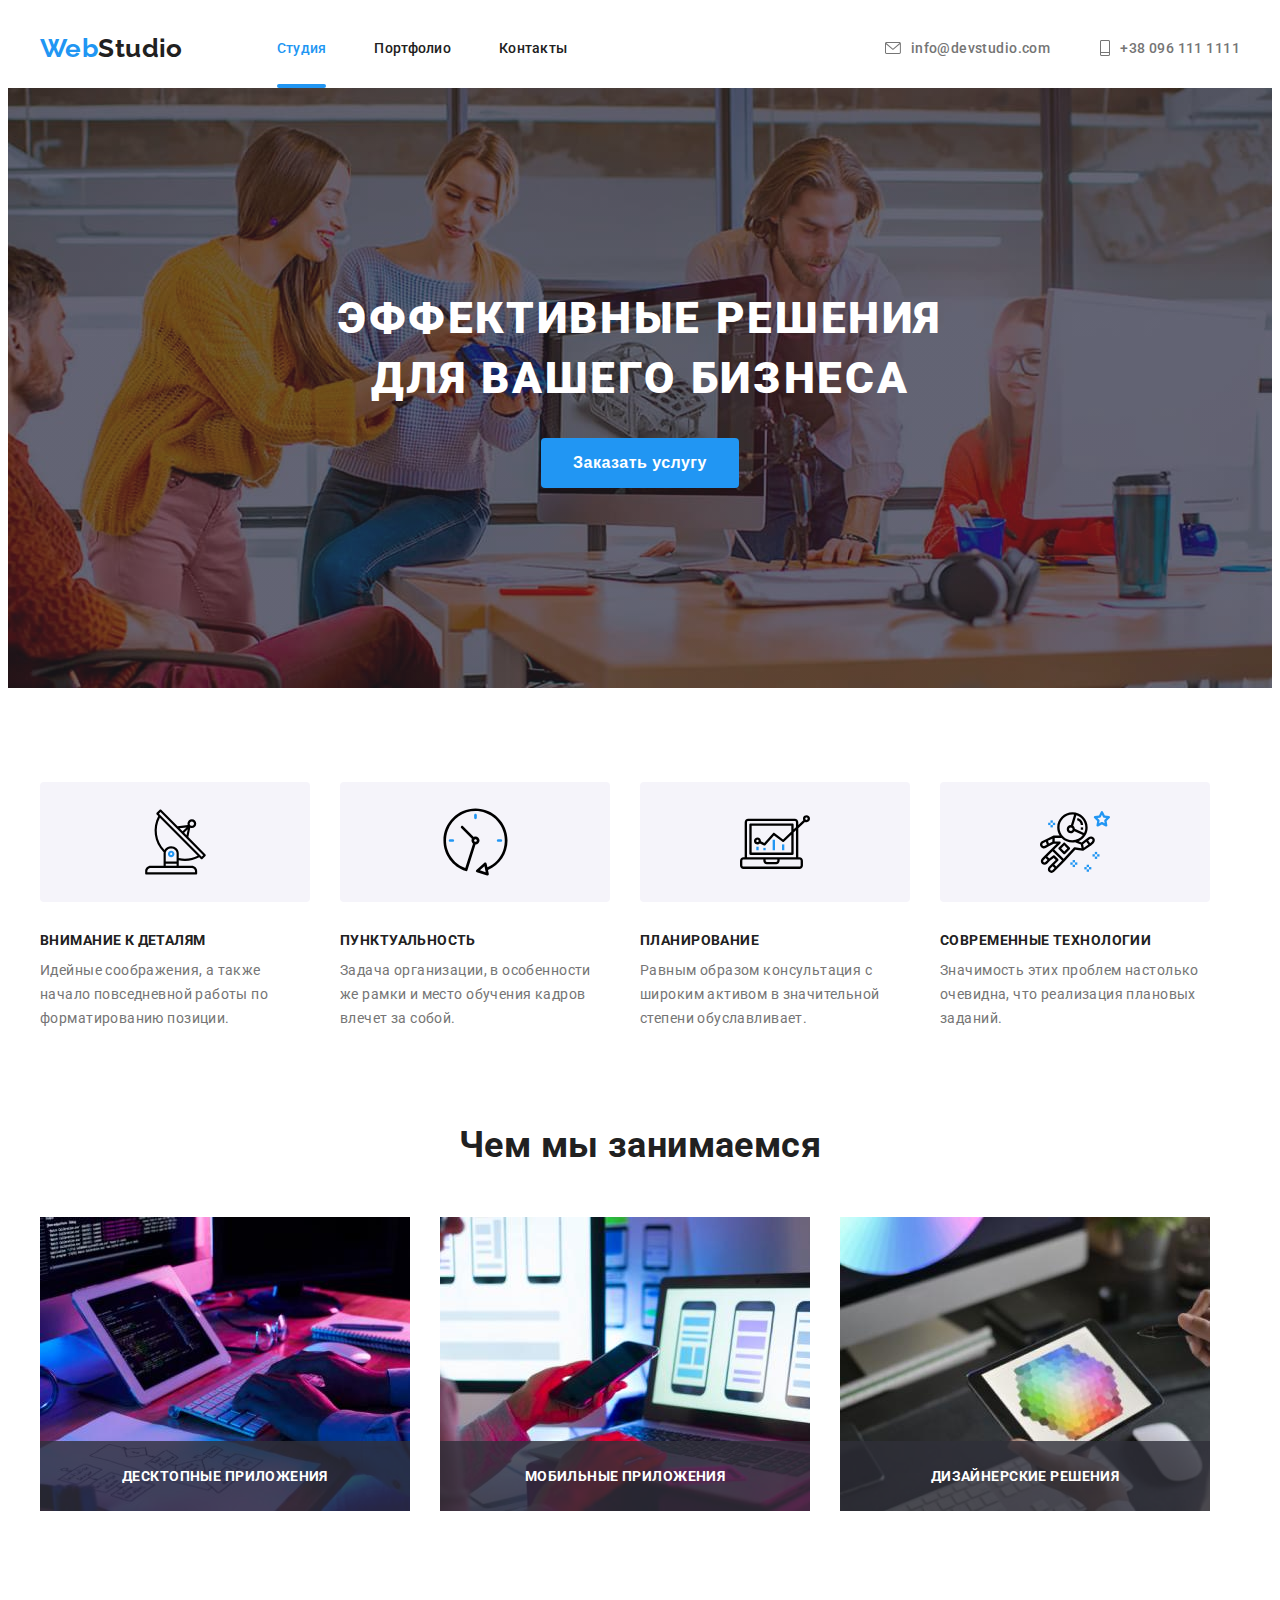
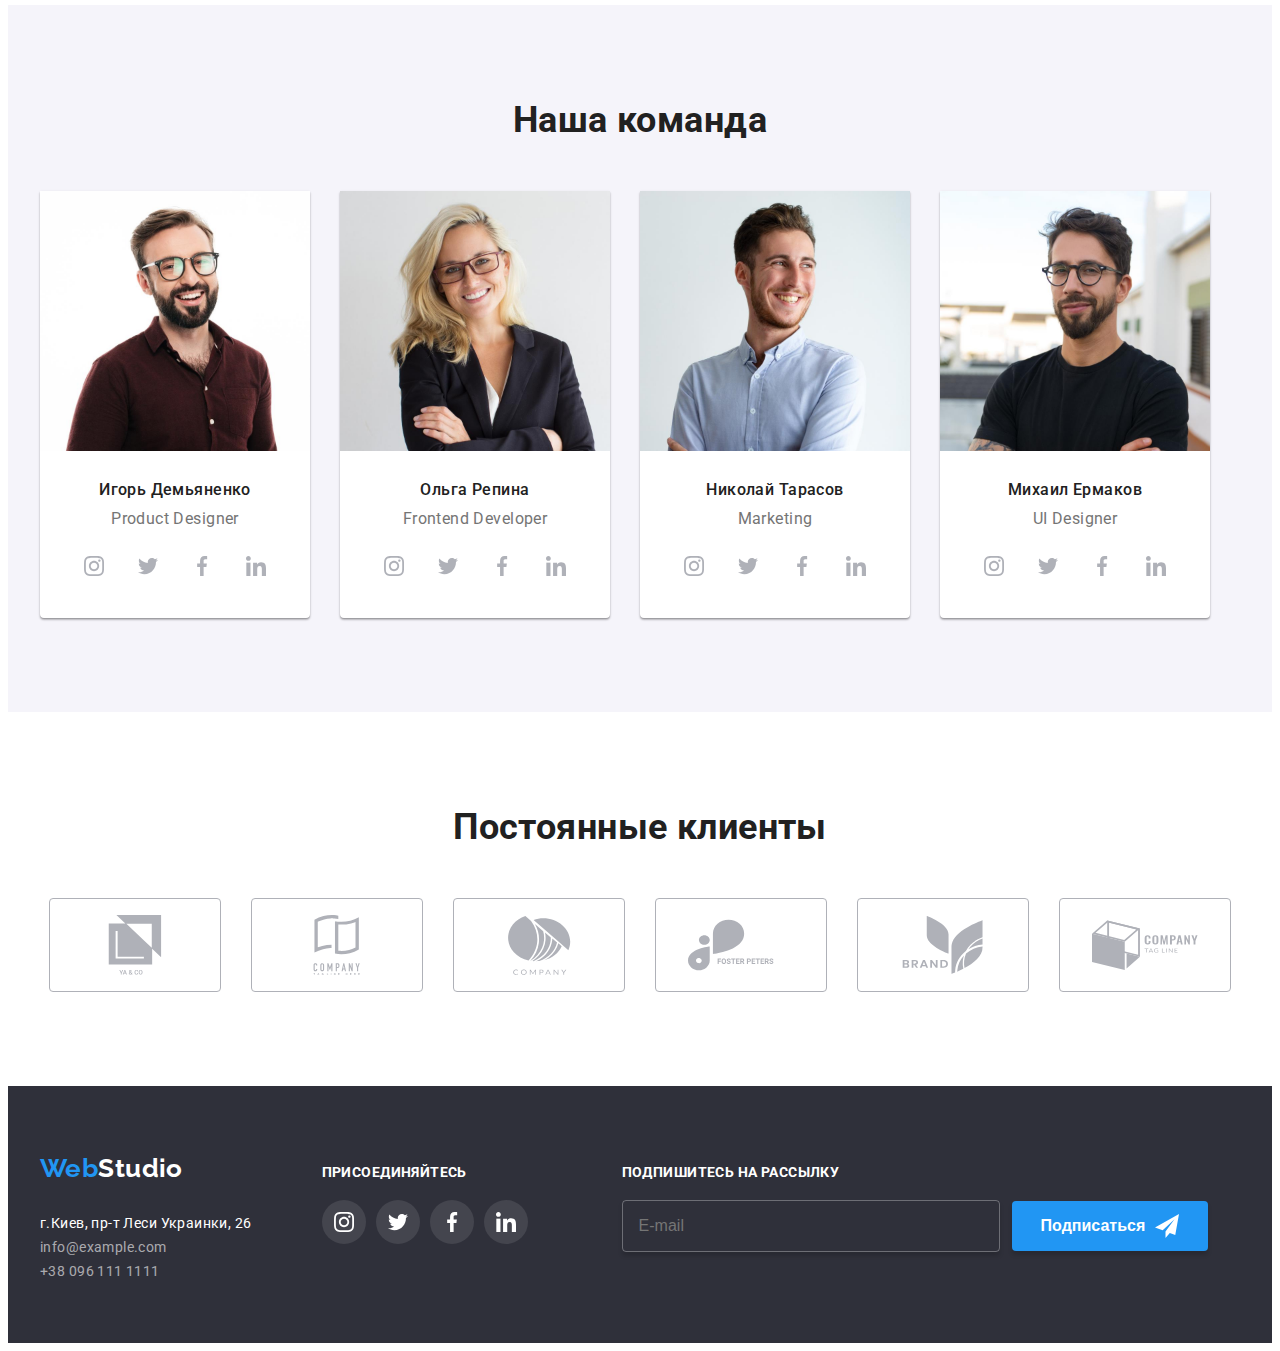
<file: index.html>
<!DOCTYPE html>
<html lang="ru">
<head>
    <meta charset="UTF-8">
    <meta http-equiv="X-UA-Compatible" content="IE=edge">
    <meta name="viewport" content="width=device-width, initial-scale=1.0">
    <title>WebStudio</title>
    <link rel="preconnect" href="https://fonts.googleapis.com">
    <link rel="preconnect" href="https://fonts.gstatic.com" crossorigin>
    <link
        href="https://fonts.googleapis.com/css2?family=Raleway:ital,wght@0,700;1,700&family=Roboto:ital,wght@0,400;0,500;0,700;0,900;1,400;1,500;1,700;1,900&display=swap"
        rel="stylesheet">
    <link rel="stylesheet" href="https://cdnjs.cloudflare.com/ajax/libs/modern-normalize/1.1.0/modern-normalize.min.css"
        integrity="sha512-wpPYUAdjBVSE4KJnH1VR1HeZfpl1ub8YT/NKx4PuQ5NmX2tKuGu6U/JRp5y+Y8XG2tV+wKQpNHVUX03MfMFn9Q=="
        crossorigin="anonymous" referrerpolicy="no-referrer" /> 
    <link rel="stylesheet" href="./css/style.css">
</head>
<body>
    <header>
        <div class="header-navigation container">
        <nav class="navigation">
            <a href="./index.html" class="logo link"><span>Web</span>Studio</a>
            <ul class="site-nav list">
                <li><a href="./index.html" class="link  current">Студия</a></li>
                <li><a href="./portfolio.html" class="link">Портфолио</a></li>
                <li><a href="./index.html" class="link">Контакты</a></li>
            </ul>
        </nav>
        <ul class="contact-nav list">
            <li>
                <a href="mailto:info@devstudio.com" class="link">
                    <svg class="contact-icon" height="12" width="16">
                        <use href="./images/icons.svg#mail"></use>
                    </svg>
                    info@devstudio.com
                </a>
            </li>
                <li>
                    <a href="tel:+380961111111" class="link">
                        <svg class="contact-icon" height="16" width="10">
                            <use href="./images/icons.svg#phone"></use>
                        </svg>
                        +38 096 111 1111
                    </a>
                </li>
            </ul>
        </div>
    </header>
     <main>
         <section class="section section-order">
            <div class="container">
                <h1 class="section-title">Эффективные решения для вашего бизнеса</h1>
                <button type="button" class="button" data-modal-open="">Заказать услугу</button>
            </div>
        </section>
        <section class="section section-features">
            <div class="container">
                <h2 class="visually-hidden"> Почему именно мы</h2>
                <ul class="list">
                    <li class="item">
                        <div class="thumb">
                            <svg class="icon" width="65" height="70">
                                <use href="./images/icons.svg#antenna"></use>
                            </svg>
                        </div>
                        <h3 class="title">Внимание к деталям</h3>
                        <p class="description">Идейные соображения, а также начало повседневной работы по форматированию позиции.</p>
                    </li>
                    <li class="item">
                        <div class="thumb">
                            <svg class="icon" width="67" height="70">
                                <use href="./images/icons.svg#clock"></use>
                            </svg>
                        </div>
                        <h3 class="title">Пунктуальность</h3>
                        <p class="description">Задача организации, в особенности же рамки и место обучения кадров влечет за собой.</p>
                    </li>
                    <li class="item">
                        <div class="thumb">
                            <svg class="icon" width="70" height="70">
                                <use href="./images/icons.svg#diagram"></use>
                            </svg>
                        </div>
                        <h3 class="title">Планирование</h3>
                        <p class="description">Равным образом консультация с широким активом в значительной степени обуславливает.</p>
                    </li>
                    <li class="item">
                        <div class="thumb">
                            <svg class="icon" width="70" height="70">
                                <use href="./images/icons.svg#astronaut"></use>
                            </svg>
                        </div>
                        <h3 class="title">Современные технологии</h3>
                        <p class="description">Значимость этих проблем настолько очевидна, что реализация плановых заданий.</p>
                    </li>
                </ul>
            </div>
        </section>
        <section class="section about">
            <div class="container">
                <h2 class="title">Чем мы занимаемся</h2>
                <ul class="list">
                    <li class="item">
                        <div class="about-overlay">
                            <img src="./images/about/img-1.jpg" width="370" height="294" alt="Десктопные приложения" />
                                <p class="description">Десктопные приложения</p>
                        </div>
                    </li>
                    <li class="item">
                        <div class="about-overlay">
                            <img src="./images/about/img-2.jpg" width="370" height="294" alt="Мобильные приложения" />
                                <p class="description">Мобильные приложения</p>
                        </div>
                    </li>
                    <li class="item">
                        <div class="about-overlay">
                            <img src="./images/about/img-3.jpg" width="370" height="294" alt="Дизайнерские решения" />
                                <p class="description">Дизайнерские решения</p>
                        </div>
                    </li>
                </ul>
            </div>
        </section>
        <section class="section section team">
            <div class="container">
                <h2 class="title">Наша команда</h2>
                <ul class="list">
                    <li class="teammate">
                        <img src="./images/team/team-1.jpg" width="270" height="260" alt="Игорь Демьяненко" />
                        <div class="thumb">
                            <h3 class="title">Игорь Демьяненко</h3>
                            <p lang="en" class="description">Product Designer</p>
                            <ul class="social-links list">
                                <li class="item">
                                    <a class="social-link link" href="http://" target="_blank" rel="noopener noreferrer">
                                        <svg class="social-icon" height="20" width="20">
                                            <use href="./images/icons.svg#instagram"></use>
                                        </svg>
                                    </a>
                                </li>
                                <li class="item">
                                    <a class="social-link link" href="http://" target="_blank" rel="noopener noreferrer">
                                        <svg class="social-icon" height="20" width="20">
                                            <use href="./images/icons.svg#twitter"></use>
                                        </svg>
                                    </a>
                                </li>
                                <li class="item">
                                    <a class="social-link link" href="http://" target="_blank" rel="noopener noreferrer">
                                        <svg class="social-icon" height="20" width="20">
                                            <use href="./images/icons.svg#facebook"></use>
                                        </svg>
                                    </a>
                                </li>
                                <li class="item">
                                    <a class="social-link link" href="http://" target="_blank" rel="noopener noreferrer">
                                        <svg class="social-icon" height="20" width="20">
                                            <use href="./images/icons.svg#linkedin"></use>
                                        </svg>
                                    </a>
                                </li>
                            </ul>
                        </div>
                    </li>
                    <li class="teammate">
                        <img src="./images/team/team-2.jpg" width="270" height="260" alt="Ольга Репина" />
                        <div class="thumb">
                            <h3 class="title">Ольга Репина</h3>
                            <p lang="en" class="description">Frontend Developer</p>
                            <ul class="social-links list">
                                <li class="item">
                                    <a class="social-link link" href="http://" target="_blank" rel="noopener noreferrer">
                                        <svg class="social-icon" height="20" width="20">
                                            <use href="./images/icons.svg#instagram"></use>
                                        </svg>
                                    </a>
                                </li>
                                <li class="item">
                                    <a class="social-link link" href="http://" target="_blank" rel="noopener noreferrer">
                                        <svg class="social-icon" height="20" width="20">
                                            <use href="./images/icons.svg#twitter"></use>
                                        </svg>
                                    </a>
                                </li>
                                <li class="item">
                                    <a class="social-link link" href="http://" target="_blank" rel="noopener noreferrer">
                                        <svg class="social-icon" height="20" width="20">
                                            <use href="./images/icons.svg#facebook"></use>
                                        </svg>
                                    </a>
                                </li>
                                <li class="item">
                                    <a class="social-link link" href="http://" target="_blank" rel="noopener noreferrer">
                                        <svg class="social-icon" height="20" width="20">
                                            <use href="./images/icons.svg#linkedin"></use>
                                        </svg>
                                    </a>
                                </li>
                            </ul>
                        </div>
                    </li>
                    <li class="teammate">
                        <img src="./images/team/team-3.jpg" width="270" height="260" alt="Николай Тарасов" />
                        <div class="thumb">
                            <h3 class="title">Николай Тарасов</h3>
                            <p lang="en" class="description">Marketing</p>
                            <ul class="social-links list">
                                <li class="item">
                                    <a class="social-link link" href="http://" target="_blank" rel="noopener noreferrer">
                                        <svg class="social-icon" height="20" width="20">
                                            <use href="./images/icons.svg#instagram"></use>
                                        </svg>
                                    </a>
                                </li>
                                <li class="item">
                                    <a class="social-link link" href="http://" target="_blank" rel="noopener noreferrer">
                                        <svg class="social-icon" height="20" width="20">
                                            <use href="./images/icons.svg#twitter"></use>
                                        </svg>
                                    </a>
                                </li>
                                <li class="item">
                                    <a class="social-link link" href="http://" target="_blank" rel="noopener noreferrer">
                                        <svg class="social-icon" height="20" width="20">
                                            <use href="./images/icons.svg#facebook"></use>
                                        </svg>
                                    </a>
                                </li>
                                <li class="item">
                                    <a class="social-link link" href="http://" target="_blank" rel="noopener noreferrer">
                                        <svg class="social-icon" height="20" width="20">
                                            <use href="./images/icons.svg#linkedin"></use>
                                        </svg>
                                    </a>
                                </li>
                            </ul>
                        </div>
                    </li>
                    <li class="teammate">
                        <img src="./images/team/team-4.jpg" width="270" alt="Михаил Ермаков" />
                        <div class="thumb">
                            <h3 class="title">Михаил Ермаков</h3>
                            <p lang="en" class="description">UI Designer</p>
                            <ul class="social-links list">
                                <li class="item">
                                    <a class="social-link link" href="http://" target="_blank" rel="noopener noreferrer">
                                        <svg class="social-icon" height="20" width="20">
                                            <use href="./images/icons.svg#instagram"></use>
                                        </svg>
                                    </a>
                                </li>
                                <li class="item">
                                    <a class="social-link link" href="http://" target="_blank" rel="noopener noreferrer">
                                        <svg class="social-icon" height="20" width="20">
                                            <use href="./images/icons.svg#twitter"></use>
                                        </svg>
                                    </a>
                                </li>
                                <li class="item">
                                    <a class="social-link link" href="http://" target="_blank" rel="noopener noreferrer">
                                        <svg class="social-icon" height="20" width="20">
                                            <use href="./images/icons.svg#facebook"></use>
                                        </svg>
                                    </a>
                                </li>
                                <li class="item">
                                    <a class="social-link link" href="http://" target="_blank" rel="noopener noreferrer">
                                        <svg class="social-icon" height="20" width="20">
                                            <use href="./images/icons.svg#linkedin"></use>
                                        </svg>
                                    </a>
                                </li>
                            </ul>
                        </div>
                    </li>
                </ul>
            </div>
        </section>
        <section class="section-clients section">
            <div class="container">
                <h2 class="title">Постоянные клиенты</h2>
                <ul class="client-links list">
                    <li class="item">
                        <a class="client-link link" href="http://" target="_blank" rel="noopener noreferrer">
                            <svg class="client-icon" height="60" width="106">
                                <use href="./images/icons.svg#Union"></use>
                            </svg>
                        </a>
                    </li>
                    <li class="item">
                        <a class="client-link link" href="http://" target="_blank" rel="noopener noreferrer">
                            <svg class="client-icon" height="60" width="106">
                                <use href="./images/icons.svg#group"></use>
                            </svg>
                        </a>
                    </li>
                    <li class="item">
                        <a class="client-link link" href="http://" target="_blank" rel="noopener noreferrer">
                            <svg class="client-icon" height="60" width="106">
                                <use href="./images/icons.svg#Object"></use>
                            </svg>
                        </a>
                    </li>
                    <li class="item">
                        <a class="client-link link" href="http://" target="_blank" rel="noopener noreferrer">
                            <svg class="client-icon" height="60" width="106">
                                <use href="./images/icons.svg#group2"></use>
                            </svg>
                        </a>
                    </li>
                    <li class="item">
                        <a class="client-link link" href="http://" target="_blank" rel="noopener noreferrer">
                            <svg class="client-icon" height="60" width="106">
                                <use href="./images/icons.svg#brand"></use>
                            </svg>
                        </a>
                    </li>
                    <li class="item">
                        <a class="client-link link" href="http://" target="_blank" rel="noopener noreferrer">
                            <svg class="client-icon" height="60" width="106">
                                <use href="./images/icons.svg#company"></use>
                            </svg>
                        </a>
                    </li>
                </ul>
            </div>
        </section>
    </main>
    <footer class="page-footer">
        <div class="container">
            <div class="addresses">
                <a href="./index.html" class="logo link"><span>Web</span>Studio</a>
                <address>
                    <ul class="list">
                        <li><a href="https://goo.gl/maps/9CEq8eHZYr2QsSDd7" class="link address" target="_blank"
                                rel="noopener noreferrer">г.Киев, пр-т Леси Украинки, 26</a></li>
                        <li><a href="mailto:info@example.com" class="link">info@example.com</a></li>
                        <li><a href="tel:+380991111111" class="link">+38 096 111 1111</a></li>
                    </ul>
                </address>
            </div>
            <div class="join">
                <h2 class="title">Присоединяйтесь</h2>
                <ul class="social-links list">
                    <li class="item">
                        <a class="social-link link" href="http://" target="_blank" rel="noopener noreferrer">
                            <svg class="social-icon" height="20" width="20">
                                <use href="./images/icons.svg#instagram"></use>
                            </svg>
                        </a>
                    </li>
                    <li class="item">
                        <a class="social-link link" href="http://" target="_blank" rel="noopener noreferrer">
                            <svg class="social-icon" height="20" width="20">
                                <use href="./images/icons.svg#twitter"></use>
                            </svg>
                        </a>
                    </li>
                    <li class="item">
                        <a class="social-link link" href="http://" target="_blank" rel="noopener noreferrer">
                            <svg class="social-icon" height="20" width="20">
                                <use href="./images/icons.svg#facebook"></use>
                            </svg>
                        </a>
                    </li>
                    <li class="item">
                        <a class="social-link link" href="http://" target="_blank" rel="noopener noreferrer">
                            <svg class="social-icon" height="20" width="20">
                                <use href="./images/icons.svg#linkedin"></use>
                            </svg>
                        </a>
                    </li>
                </ul>
            </div>
            <div class="subscribe">
                <h2 class="title">Подпишитесь на рассылку</h2>
                <form class="form-subscribe">
                    <input class="subscribe-email" type="email" name="email" id="" placeholder="E-mail">
                    <button type="submit" class="button">
                        <span class="btn-title">Подписаться</span>
                        <svg class="icon-send" width="24" height="24">
                            <use href="./images/icons.svg#send"></use>
                        </svg>
                    </button>
                </form>
            </div>
        </div>
    </footer>
        <div class="backdrop is-hidden" data-modal="">
            <div class="modal">
                <button class="modal-close-btn" type="button" data-modal-close="">
                    <svg width="11" height="11">
                        <use href="./images/icons.svg#close"></use>
                    </svg>
                </button>
                <div class="form-container">
                    <h2 class="title">Оставьте свои данные, мы вам перезвоним</h2>
                    <form>
                        <div role="group" class="form-modal">
                            <label class="form-label" for="user-name">Имя</label>
                            <div class="thumb-modal">
                                <input class="form-input" type="text" name="user-name" id="user-name">
                                <svg class="icon-modal" width="12" height="12">
                                    <use href="./images/icons.svg#user"></use>
                                </svg>                        
                            </div>
                            <label class="form-label" for="user-phone">Телефон</label>
                            <div class="thumb-modal">
                                <input class="form-input" type="phone" name="user-phone" id="user-phone">
                                <svg class="icon-modal" width="13" height="13">
                                    <use href="./images/icons.svg#user-phone"></use>
                                </svg>
                            </div>
                            <label class="form-label" for="user-email">Почта</label>
                            <div class="thumb-modal">
                                <input class="form-input" type="email" name="user-email" id="user-email">
                                <svg class="icon-modal" width="15" height="12">
                                    <use href="./images/icons.svg#user-email"></use>
                                </svg>
                            </div>
                            <label class="form-label" for="user-comment">Комментарий</label>
                            <textarea name="user-comment" placeholder="Введите текст" id="user-comment"></textarea>
                            <div class="form-checkbox">
                                <input class="form-checkbox-input visually-hidden" type="checkbox" name="user-agreement" id="user-agreement">
                                <span class="custom-checkbox">
                                    <svg class="icon-check" width="15" height="16">
                                        <use href="./images/icons.svg#icon-checked"></use>
                                    </svg>
                                </span>
                                <span class="user-agreement">
                                    <label for="user-agreement">Соглашаюсь с рассылкой и принимаю <a href="http://" target="_blank"
                                        rel="noopener noreferrer">Условия договора</a></label>
                                </span>                           
                            </div>
                        </div>
                        <button class="btn-send" type="submit">Отправить</button>
                    </form>
                </div>
            </div>
        </div>
    <script src="./js/modal.js"></script>
</body>
</html>
</file>
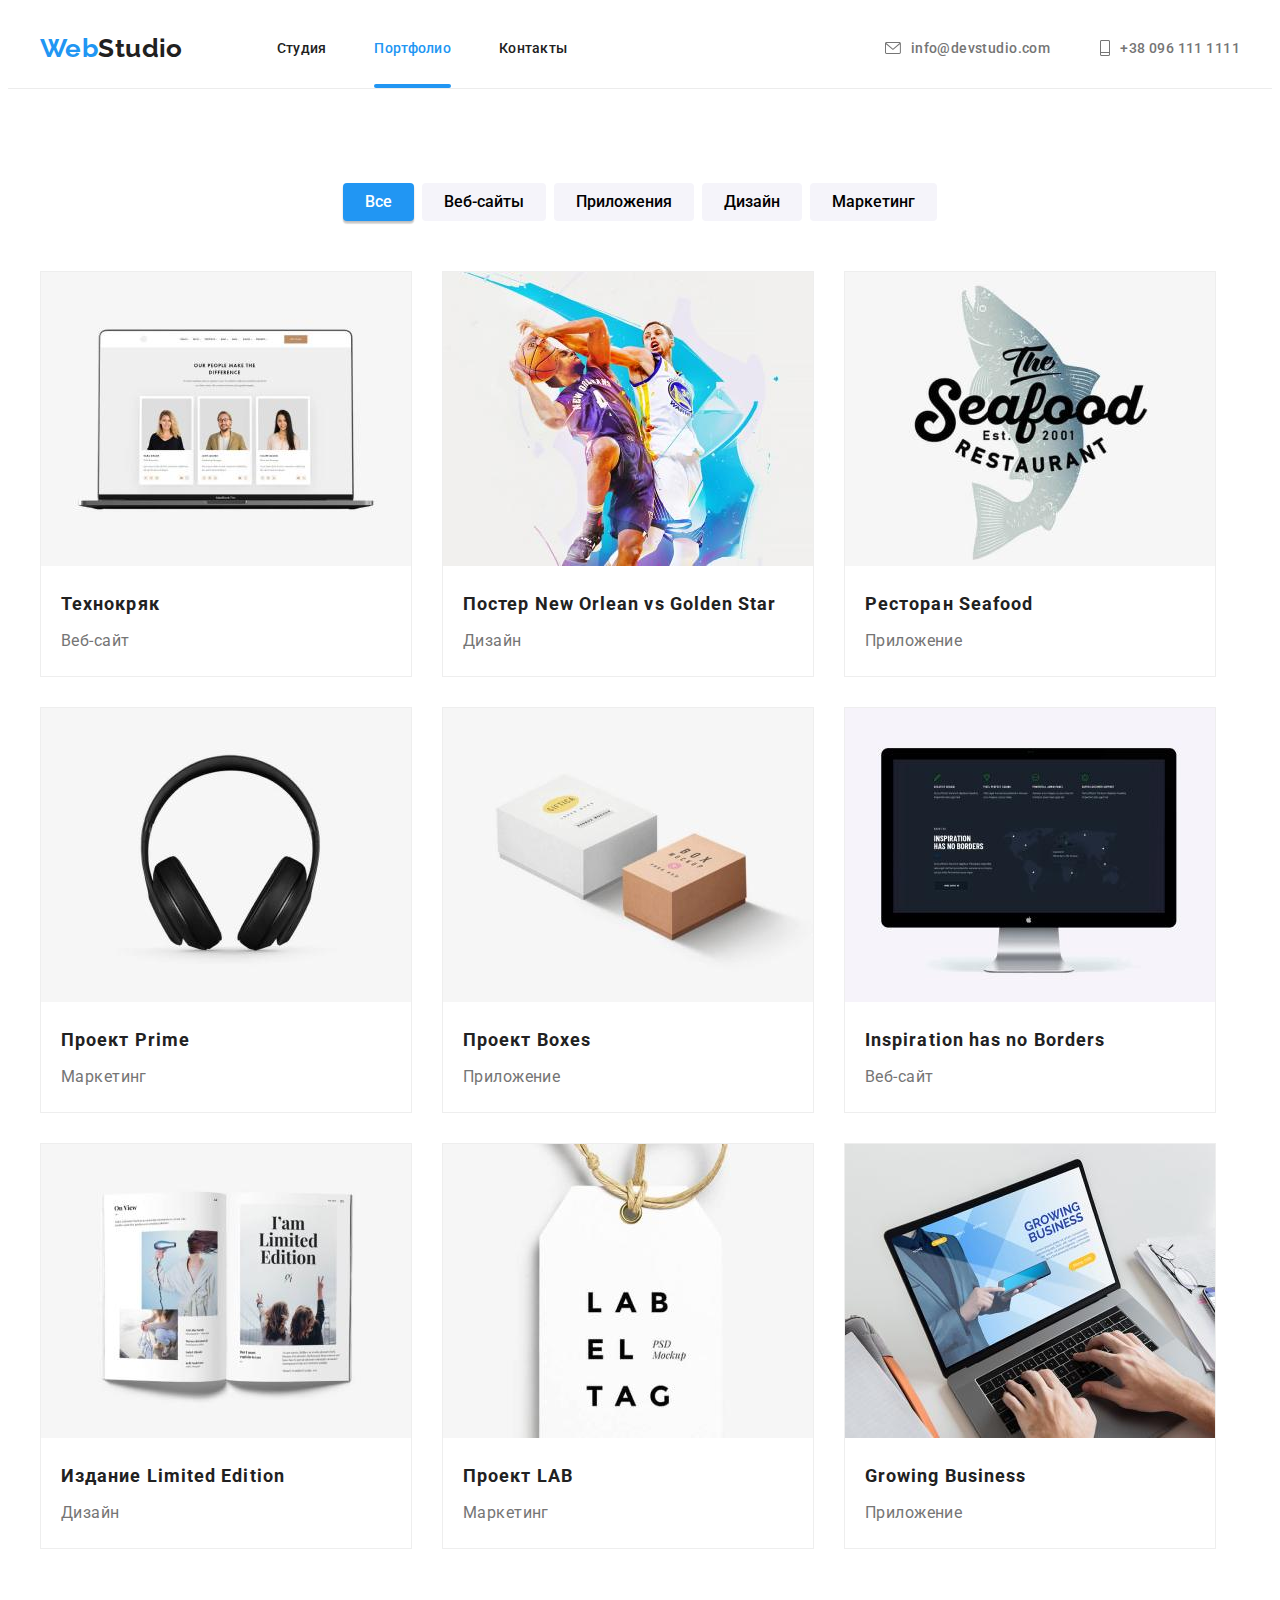
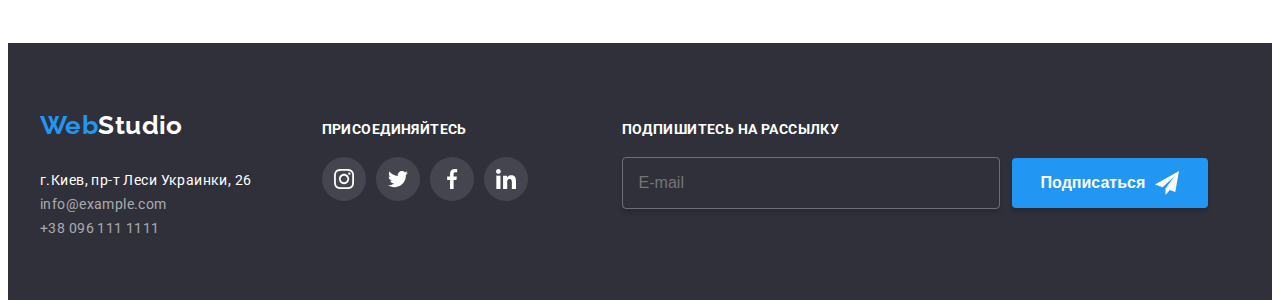
<file: portfolio.html>
<!DOCTYPE html>
<html lang="ru">
<head>
    <meta charset="UTF-8">
    <meta http-equiv="X-UA-Compatible" content="IE=edge">
    <meta name="viewport" content="width=device-width, initial-scale=1.0">
    <title>WebStudio</title>
    <link rel="preconnect" href="https://fonts.googleapis.com">
    <link rel="preconnect" href="https://fonts.gstatic.com" crossorigin>
    <link
        href="https://fonts.googleapis.com/css2?family=Raleway:ital,wght@0,700;1,700&family=Roboto:ital,wght@0,400;0,500;0,700;0,900;1,400;1,500;1,700;1,900&display=swap"
        rel="stylesheet">
    <link rel="stylesheet" href="https://cdnjs.cloudflare.com/ajax/libs/modern-normalize/1.1.0/modern-normalize.min.css"
        integrity="sha512-wpPYUAdjBVSE4KJnH1VR1HeZfpl1ub8YT/NKx4PuQ5NmX2tKuGu6U/JRp5y+Y8XG2tV+wKQpNHVUX03MfMFn9Q=="
        crossorigin="anonymous" referrerpolicy="no-referrer" />
    <link rel="stylesheet" href="./css/style.css">
</head>
<body>
    <header>
        <div class="header-navigation container">
            <nav class="navigation">
                <a href="./index.html" class="logo link"><span>Web</span>Studio</a>
                <ul class="site-nav list">
                    <li><a href="./index.html" class="link ">Студия</a></li>
                    <li><a href="./portfolio.html" class="link current">Портфолио</a></li>
                    <li><a href="./index.html" class="link">Контакты</a></li>
                </ul>
            </nav>
            <ul class="contact-nav list">
                <li>
                    <a href="mailto:info@devstudio.com" class="link">
                    <svg class="contact-icon" height="12" width="16">
                        <use href="./images/icons.svg#mail"></use>
                    </svg>
                        info@devstudio.com
                    </a>
                </li>
                <li>
                    <a href="tel:+380961111111" class="link">
                        <svg class="contact-icon" height="16" width="10">
                            <use href="./images/icons.svg#phone"></use>
                        </svg>
                        +38 096 111 1111
                    </a>
                </li>
            </ul>
        </div>
    </header>

    <main>
        <section class="section section-works"> 
            <div class="container">
                <h1 class="visually-hidden">Работы</h1>
                <ul class="list btn-list">
                    <li class="btn-item"><button type="button" class="button active">Все</button></li>
                    <li class="btn-item"><button type="button" class="button">Веб-сайты</button></li>
                    <li class="btn-item"><button type="button" class="button">Приложения</button></li>
                    <li class="btn-item"><button type="button" class="button">Дизайн</button></li>
                    <li class="btn-item"><button type="button" class="button">Маркетинг</button></li>
                </ul>
                <ul class="list works">
                    <li class="item">
                        <a href="http://" target="_blank" rel="noopener noreferrer" >
                            <div class="item-overlay">
                                <div class="overlay">
                                <img src="./images/works/img-1.jpg" width="370" height="294" alt="Технокряк">
                                    <p class="work-description">Ресурс предлагает комплексные предложения с разным уровнем функционала и сервисов.
                                        Все это позволит посетителю получить
                                        исчерпывающие сведения о компании или частном лице.
                                    </p>
                                </div>
                            </div>
                            <div class="thumb">
                                <h2 class="title">Технокряк</h2>
                                <p class="description">Веб-сайт</p>
                            </div>
                        </a>
                    </li>
                    <li class="item">
                        <a href="http://" target="_blank" rel="noopener noreferrer">
                            <div class="item-overlay">
                                <div class="overlay">
                                <img src="./images/works/img-2.jpg" width="370" height="294" alt="Постер New Orlean vs Golden Star">
                                    <p class="work-description">Ресурс предлагает комплексные предложения с разным уровнем функционала и сервисов.
                                        Все
                                        это позволит посетителю получить
                                        исчерпывающие сведения о компании или частном лице.
                                    </p>
                                </div>
                            </div>
                            <div class="thumb">
                                <h2 class="title">Постер New Orlean vs Golden Star</h2>
                                <p class="description">Дизайн</p>
                            </div>
                        </a>
                    </li>
                    <li class="item">
                        <a href="http://" target="_blank" rel="noopener noreferrer">
                            <div class="item-overlay">
                                <div class="overlay">
                                <img src="./images/works/img-3.jpg" width="370" height="294" alt="Ресторан Seafood">
                                    <p class="work-description">Ресурс предлагает комплексные предложения с разным уровнем функционала и сервисов.
                                        Все
                                        это позволит посетителю получить
                                        исчерпывающие сведения о компании или частном лице.
                                    </p>
                                </div>
                            </div>
                            <div class="thumb">
                                <h2 class="title">Ресторан Seafood</h2>
                                <p class="description">Приложение</p>
                            </div>
                        </a>
                    </li>
                    <li class="item">
                        <a href="http://" target="_blank" rel="noopener noreferrer">
                            <div class="item-overlay">
                                <div class="overlay">
                                <img src="./images/works/img-4.jpg" width="370" height="294" alt="Проект Prime">
                                    <p class="work-description">Ресурс предлагает комплексные предложения с разным уровнем функционала и сервисов.
                                        Все
                                        это позволит посетителю получить
                                        исчерпывающие сведения о компании или частном лице.
                                    </p>
                                </div>
                            </div>
                            <div class="thumb">
                                <h2 class="title">Проект Prime</h2>
                                <p class="description">Маркетинг</p>
                            </div>
                        </a>                        
                    </li>
                    <li class="item">
                        <a href="http://" target="_blank" rel="noopener noreferrer">
                            <div class="item-overlay">
                                <div class="overlay">
                                <img src="./images/works/img-5.jpg" width="370" height="294" alt="Проект Boxes">
                                    <p class="work-description">Ресурс предлагает комплексные предложения с разным уровнем функционала и сервисов.
                                        Все
                                        это позволит посетителю получить
                                        исчерпывающие сведения о компании или частном лице.
                                    </p>
                                </div>
                            </div>
                            <div class="thumb">
                                <h2 class="title">Проект Boxes</h2>
                                <p class="description">Приложение</p>
                            </div>
                        </a>                        
                    </li>
                    <li class="item">
                        <a href="http://" target="_blank" rel="noopener noreferrer">
                            <div class="item-overlay">
                                <div class="overlay">
                                <img src="./images/works/img-6.jpg" width="370" height="294" alt="Inspiration has no Borders">
                                    <p class="work-description">Ресурс предлагает комплексные предложения с разным уровнем функционала и сервисов.
                                        Все
                                        это позволит посетителю получить
                                        исчерпывающие сведения о компании или частном лице.
                                    </p>
                                </div>
                            </div>
                            <div class="thumb">
                                <h2 class="title">Inspiration has no Borders</h2>
                                <p class="description">Веб-сайт</p>
                            </div>
                        </a>
                    </li>
                    <li class="item">
                        <a href="http://" target="_blank" rel="noopener noreferrer">
                            <div class="item-overlay">
                                <div class="overlay">
                                <img src="./images/works/img-7.jpg" width="370" height="294" alt="Издание Limited Edition">
                                    <p class="work-description">Ресурс предлагает комплексные предложения с разным уровнем функционала и сервисов.
                                        Все
                                        это позволит посетителю получить
                                        исчерпывающие сведения о компании или частном лице.
                                    </p>
                                </div>
                            </div>
                            <div class="thumb">
                                <h2 class="title">Издание Limited Edition</h2>
                                <p class="description">Дизайн</p>
                            </div>
                        </a>
                    </li>
                    <li class="item">
                        <a href="http://" target="_blank" rel="noopener noreferrer">
                            <div class="item-overlay">
                                <div class="overlay">
                                <img src="./images/works/img-8.jpg" width="370" height="294" alt="Проект LAB">
                                    <p class="work-description">Ресурс предлагает комплексные предложения с разным уровнем функционала и сервисов.
                                        Все
                                        это позволит посетителю получить
                                        исчерпывающие сведения о компании или частном лице.
                                    </p>
                                </div>
                            </div>
                            <div class="thumb">
                                <h2 class="title">Проект LAB</h2>
                                <p class="description">Маркетинг</p>
                            </div>
                        </a>                        
                    </li>
                    <li class="item">
                        <a href="http://" target="_blank" rel="noopener noreferrer">
                            <div class="item-overlay">
                                <div class="overlay">
                                <img src="./images/works/img-9.jpg" width="370" height="294" alt="Growing Business">
                                    <p class="work-description">Ресурс предлагает комплексные предложения с разным уровнем функционала и сервисов.
                                        Все
                                        это позволит посетителю получить
                                        исчерпывающие сведения о компании или частном лице.
                                    </p>
                                </div>
                            </div>
                            <div class="thumb">
                                <h2 class="title">Growing Business</h2>
                                <p class="description">Приложение</p>
                            </div>
                        </a>
                    </li>
                </ul>
            </div>
        </section>
    </main>

    <footer class="page-footer">
        <div class="container">
            <div class="addresses">
                <a href="./index.html" class="logo link"><span>Web</span>Studio</a>
                <address>
                    <ul class="list">
                        <li><a href="https://goo.gl/maps/9CEq8eHZYr2QsSDd7" class="link address" target="_blank"
                                rel="noopener noreferrer">г.Киев, пр-т Леси Украинки, 26</a></li>
                        <li><a href="mailto:info@example.com" class="link">info@example.com</a></li>
                        <li><a href="tel:+380991111111" class="link">+38 096 111 1111</a></li>
                    </ul>
                </address>
            </div>
            <div class="join">
                <h2 class="title">Присоединяйтесь</h2>
                <ul class="social-links list">
                    <li class="item">
                        <a class="social-link link" href="http://" target="_blank" rel="noopener noreferrer">
                            <svg class="social-icon" height="20" width="20">
                                <use href="./images/icons.svg#instagram"></use>
                            </svg>
                        </a>
                    </li>
                    <li class="item">
                        <a class="social-link link" href="http://" target="_blank" rel="noopener noreferrer">
                            <svg class="social-icon" height="20" width="20">
                                <use href="./images/icons.svg#twitter"></use>
                            </svg>
                        </a>
                    </li>
                    <li class="item">
                        <a class="social-link link" href="http://" target="_blank" rel="noopener noreferrer">
                            <svg class="social-icon" height="20" width="20">
                                <use href="./images/icons.svg#facebook"></use>
                            </svg>
                        </a>
                    </li>
                    <li class="item">
                        <a class="social-link link" href="http://" target="_blank" rel="noopener noreferrer">
                            <svg class="social-icon" height="20" width="20">
                                <use href="./images/icons.svg#linkedin"></use>
                            </svg>
                        </a>
                    </li>
                </ul>
            </div>
            <div class="subscribe">
                <h2 class="title">Подпишитесь на рассылку</h2>
                <form class="form-subscribe">
                    <input class="subscribe-email" type="email" name="email" id="" placeholder="E-mail">
                    <button type="submit" class="button">
                        <span class="btn-title">Подписаться</span>
                        <svg class="icon-send" width="24" height="24">
                            <use href="./images/icons.svg#send"></use>
                        </svg>
                    </button>
                </form>
            </div>
        </div>
    </footer>
</body>
</html>
</file>
<file: css/style.css>
:root{
    --text-color: #212121;
    --accent: #2196F3;
    --primary-grey: #757575;
    --primary-white: #ffffff;
    --hero-color: #2F303A;
    --icons-color: #AFB1B8;

    --animation: 250ms cubic-bezier(0.4, 0, 0.2, 1);
}

body{
    background-color: var(--primary-white);
    font-family: 'Roboto', sans-serif;
    color: var(--text-color);
    font-size: 14px;
    letter-spacing: .03em;
}  

h1, 
h2, 
h3, 
h4,
ul,
li, 
p{
    margin: 0;
    padding: 0;
}

a{
    text-decoration: none;
}

img{
    display: block;
    max-width: 100%;
    height: auto;
}

.list{
    list-style: none;
    margin: 0;
}

.link{
    text-decoration: none;
}
.container{
    margin: 0 auto;
    width: 1200px;
    padding: 0 15px;
}
.section{
    padding: 94px 0px;
}

.section .title{
    font-size: 36px;
    line-height: calc(42.19/36);
    text-align: center;
}

/* Navigations */

.header-navigation{
    display: flex;
    align-items: center;
}

.navigation{
    display: flex;
    align-items: center;
    margin-right: auto;
}

.site-nav .link{
    color: var(--text-color);
    font-weight: 500;
    line-height: calc(16/14);
    letter-spacing: .02em;

    transition: color var(--animation);
}

.site-nav.list{
    display: flex;
    justify-content: center;
}

.logo.link{
    margin-right: 94px;
}

.contact-nav{
    display: flex;
    align-items: center;
}

.site-nav li:not(:last-child){
    margin-right: 48px;
}

.contact-nav li:not(:last-child){
    margin-right: 50px;
}

.site-nav li{
    padding: 32px 0;
}

.site-nav .current,
.logo span,
.site-nav .link:hover,
.site-nav .link:focus,
.contact-nav .link:hover,
.contact-nav .link:focus{
    color: var(--accent);
}

.site-nav .current{
    position: relative;
}

.site-nav .current::after{
    content: "";
    position: absolute;
    bottom: 0;
    left: 0;

    transform: translateY(32px);
    display: inline-block;
    width: 100%;
    height: 4px;
    border-radius: 2px;
    background-color: var(--accent);
}

.contact-nav .link{
    color: var(--primary-grey);
    font-weight: 500;
    display: flex;
    align-items: center;

    transition: color var(--animation);
}

.contact-nav .contact-icon{
    margin-right: 10px;
    fill: currentColor;
}

.logo{
    font-family: 'Raleway', sans-serif;
    font-weight: 700;
    font-size: 26px;
    line-height: calc(31/26);
    color: var(--text-color);
}

.section-order{
    background-color: var(--hero-color);
    background-image: linear-gradient(
        to right, 
        rgba(47, 48, 58, 0.4), 
        rgba(47, 48, 58, 0.4)
        ), 
        url('../images/hero.jpg');

    max-width: 1600px;
    margin: 0 auto;

    background-repeat: no-repeat;
    background-size: cover;
    background-position: center;

    padding: 200px 0;
}

.section-order .section-title{
    text-transform: uppercase;
    font-weight: 900;
    font-size: 44px;
    line-height: calc(60/44);
    letter-spacing: .06em;

    width: 696px;

    text-align: center;

    margin: 0 auto;
    margin-bottom: 30px;

    color: var(--primary-white);
}

.section-order .container{
    text-align: center;
}

.section-order .button{
    font-weight: 700;
    font-size: 16px;
    line-height: calc(30/16);
    letter-spacing: .03em;
    text-align: center;

    border-radius: 4px;
    border: 0;

    padding: 10px 32px;

    background-color: var(--accent);
    color: var(--primary-white);

    cursor: pointer;
}

.section-order .button:hover,
.section-order .button:focus{
    box-shadow: 0px 2px 2px rgba(0, 0, 0, 0.2),
                0px 1px 1px rgba(0, 0, 0, 0.14),
                0px 1px 3px rgba(0, 0, 0, 0.12);
}

.section-features .title{
    font-size: 14px;
    text-align: left;
    text-transform: uppercase;
    line-height: calc(16.41/14);
    margin-bottom: 10px;
}

.section-features .thumb{
    width: 270px;
    height: 120px;
    background-color: #F5F4FA;
    border-radius: 4px;
    display: flex;
    justify-content: center;
    align-items: center;
    margin-bottom: 30px;
}

.section-features .description{
    line-height: calc(24/14);
    color: var(--primary-grey);
}

.section-features .item:not(:last-child){
    margin-right: 30px;
}

.section-features .list{
    display: flex;
}

.section-features .item{
    width: 270px;
}

.section.about{
    padding-top: 0;
}

.section.about>.container>.title{
    margin-bottom: 50px;
}

.section.about .list{
    display: flex;
}

.section.about .item:not(:last-child){
    margin-right: 30px;
}

.about-overlay{
    position: relative;
}

.about .description{
    position: absolute;
    bottom: 0;
    left: 0;

    width: 100%;

    padding-top: 27px;
    padding-bottom: 27px;

    background-color: rgba(47, 48, 58, 0.8);
    color: var(--primary-white);

    text-transform: uppercase;
    font-weight: 700;
    text-align: center;
}

.section.team{
    background-color: #F5F4FA;
}

.section .teammate{
    background-color: #ffffff;
    width: 270px;
    border-radius: 0 0 4px 4px;
    box-shadow: 0px 2px 2px rgba(0, 0, 0, 0.2),
                0px 1px 1px rgba(0, 0, 0, 0.14),
                0px 1px 3px rgba(0, 0, 0, 0.12);
}

.section.team .list{
    display: flex;
}
.section.team h2{
    margin-bottom: 50px;
}

.section.team .teammate:not(:last-child){
    margin-right: 30px;
}

.teammate .title{
    font-weight: 500;
    font-size: 16px;
    line-height: calc(18.75/16);
    text-align: center;
    margin-bottom: 10px;
}

.teammate .description{
    font-size: 16px;
    line-height: calc(18.75/16);
    text-align: center;
    color: var(--primary-grey);
    margin-bottom: 16px;
}

.teammate .thumb{
    padding-top: 30px;
    padding-bottom: 30px;
}

.social-links{
    display: flex;
    justify-content: center;
}

.social-links .item:not(:last-child){
    margin-right: 10px;
}

.social-link{
    display: flex;
    align-items: center;
    justify-content: center;
    width: 44px;
    height: 44px;
    background-color: var(--primary-white);
    color: var(--icons-color);
    border-radius: 50%;

    transition: background-color var(--animation),
                color var(--animation);
}

.social-link:hover,
.social-link:focus{
    background-color: var(--accent);
    color: var(--primary-white);
}

.social-icon,
.client-icon{
    fill: currentColor;
}

.section-clients .title{
    margin-bottom: 50px;
}

.client-links{
    display: flex;
    justify-content: center;
}

.client-links .item:not(:last-child){
    margin-right: 30px;
}

.client-link{
    display: flex;
    align-items: center;
    justify-content: center;
    width: 170px;
    height: 92px;
    color: var(--icons-color);
    border: 1px solid var(--icons-color);
    border-radius: 4px;

    transition: color var(--animation), border-color var(--animation);
}

.client-link:hover,
.client-link:focus{
    color: var(--accent);
    border-color: var(--accent);
}

.page-footer .logo.link{
    margin-right: 0;
}

.page-footer{
    background-color: #2F303A;
    padding-top: 60px;
    padding-bottom: 60px;
}

.page-footer .container{
    display: flex;
    align-items: baseline;
}

.addresses{
    margin-right: 70px;
}

.join .title{
    text-transform: uppercase;
    font-size: 14px;
    color: var(--primary-white);
}

.subscribe{
    margin-left: 94px;
}

.subscribe .title{
    font-size: 14px;
    font-weight: 700;
    line-height: calc(16/14);
    text-transform: uppercase;
    color: var(--primary-white);
}

.form-subscribe{
    display: flex;
    align-items: center;
    justify-content: center;
}

.form-subscribe .subscribe-email{
    min-width: 358px;

    padding-top: 15px;
    padding-bottom: 15px;
    padding-left: 16px;

    color: var(--primary-white);
    font-size: 16px;
    line-height: calc(20/16);

    border: 1px solid rgba(255, 255, 255, 0.3);
    border-radius: 4px;

    background-color: inherit;

    box-shadow: 0px 4px 4px rgba(0, 0, 0, 0.15);
}

.form-subscribe .button{
    margin-left: 12px;
    padding: 10px 29px;

    background-color: var(--accent);

    font-size: 16px;
    font-weight: 700;
    line-height: calc(30/16);
    color: var(--primary-white);

    border-radius: 4px;
    border: 0;
    box-shadow: 0px 4px 4px rgba(0, 0, 0, 0.15);

    display: inline-flex;
    align-items: center;
    justify-content: center;

    cursor: pointer;
}

.form-subscribe .icon-send{
    margin-left: 10px;
    fill: currentColor;
}

.page-footer .link{
    line-height: calc(24/14);
    color: rgba(255, 255, 255, .6);
    font-style: normal;
    text-decoration: none;

    transition: color var(--animation);
}

.page-footer .social-link{
    background-color: rgba(255, 255, 255, 0.1);
    color: var(--primary-white);

    transition: background-color var(--animation);
}

.page-footer .social-link:hover,
.page-footer .social-link:focus{
    background-color: var(--accent);
}

.page-footer .logo,
.page-footer .title{
    display: block;
    margin-bottom: 20px;
}

.page-footer .logo,
.page-footer .link.address{
    color: var(--primary-white);
}

.page-footer [href^="mailto"]:hover,
.page-footer  [href^="mailto"]:focus,
.page-footer [href^="tel"]:hover,
.page-footer  [href^="tel"]:focus{
    color: var(--accent);
}

.backdrop{
    position: fixed;
    top: 0;
    right: 0;
    width: 100%;
    height: 100%;

    opacity: 1;
    visibility: visible;
    pointer-events: initial;

    background-color: rgba(0, 0, 0, 0.2);

    transition: opacity var(--animation),
                visibility var(--animation);
}

.modal{
    position: absolute;
    top: 50%;
    left: 50%;

    min-width: 528px;
    min-height: 581px;

    transform: translate(-50%, -50%);

    background-color: var(--primary-white);
    border-radius: 4px;

    box-shadow: 0px 2px 1px rgba(0, 0, 0, 0.2),
                0px 1px 1px rgba(0, 0, 0, 0.14),
                0px 1px 3px rgba(0, 0, 0, 0.12);
}

.modal-close-btn{
    position: absolute;
    top: 8px;
    right: 8px;

    background-color: var(--primary-white);
    width: 30px;
    height: 30px;
    border-radius: 50%;
    border: 1px solid rgba(0, 0, 0, 0.1);

    display: flex;
    align-items: center;
    justify-content: center;

    cursor: pointer;

    transition: fill var(--animation);
}

.modal-close-btn:hover,
.modal-close-btn:focus{
    fill: var(--accent);
}

.form-container{
    padding: 40px;
    margin: 0 auto;
    text-align: center;
}

.form-container .title{
    font-size: 20px;
    font-weight: 700;
    line-height: calc(23.44/20);
}

.form-modal{
    display: flex;
    flex-direction: column;
}

.form-modal .form-label{
    margin-top: 10px;
    margin-bottom: 4px;

    font-size: 12px;
    line-height: calc(14/12);
    letter-spacing: .01em;
}

.form-modal {
    text-align: left;
    color: var(--primary-grey);
}

.form-modal .form-input{
    padding-left: 42px;
    padding-top: 12px;
    padding-bottom: 12px;

    width: 100%;

    border: 1px solid rgba(33, 33, 33, 0.2);
    border-radius: 4px;

    transition: border-color var(--animation);

    cursor: pointer;
}

.form-modal textarea{
    padding: 12px 16px;
    resize: none;
    min-height: 120px;

    border: 1px solid rgba(33, 33, 33, 0.2);
    border-radius: 4px;

    transition: border-color var(--animation);

    cursor: pointer;
}
.form-modal textarea::placeholder{
    line-height: calc(16/14);
    letter-spacing: .01em;
    color: rgba(117, 117, 117, 0.5);
}

.form-modal input:hover,
.form-modal input:focus,
.form-modal textarea:hover,
.form-modal textarea:focus{
    border-color: var(--accent);
    fill: var(--accent);
}

.form-modal .form-input:hover + .icon-modal,
.form-modal .form-input:focus + .icon-modal{
    fill: var(--accent);
}

.form-container .thumb-modal:hover,
.form-modal input:focus .thumb-modal .icon-modal{
    fill: var(--accent);
}

.form-container .icon-modal{
    position: absolute;
    top: 50%;
    left: 14px;

    transform: translateY(-50%);
}

.form-container .thumb-modal{
    position: relative;
}

.form-modal .icon-modal{
    fill: var(--text-color);

    transition: fill var(--animation);
}

.form-modal .form-checkbox{
    margin-top: 20px;
    
    display: flex;
    align-items: center;
    justify-content: center;
    gap: 7px;
}

.form-checkbox .user-agreement{
    line-height: calc(24/14);
}

.form-checkbox a{
    color: var(--accent);
    text-decoration: underline;
}

.form-checkbox-input:checked + .custom-checkbox{
    color: var(--primary-white);
    background-color: var(--accent);
    border-color: var(--accent);
}

.form-checkbox .custom-checkbox{
    width: 16px;
    height: 15px;
    display: inline-flex;
    justify-content: center;
    align-items: center;

    background-color: var(--primary-white);
    border: 2px solid var(--text-color);
    border-radius: 2px;
    color: var(--primary-white);

    transition: color var(--animation),
                background-color var(--animation);
}

.form-checkbox .icon-check{
    fill: currentColor;
}

.form-container .btn-send{
    padding: 10px 55px;
    color: var(--primary-white);
    background-color: #188CE8;

    font-size: 16px;
    font-weight: 700;
    line-height: calc(30/16);
    letter-spacing: .06em;

    box-shadow: 0px 4px 4px rgba(0, 0, 0, 0.15);
    border-radius: 4px;
    border: 0;

    margin-top: 30px;

    cursor: pointer;
}

.backdrop.is-hidden{
    opacity: 0;
    visibility: hidden;
    pointer-events: none;
}

.section-works{
    border-top: 1px solid #ececec;
}

.section-works .button{
    background-color: #F5F4FA;
    font-family: inherit;
    border-radius: 4px;
    font-weight: 500;
    font-size: 16px;
    line-height: calc(26/16);
    text-align: center;
    border: none;
    padding: 6px 22px;
    cursor: pointer;

    transition: color var(--animation),
                background-color var(--animation),
                box-shadow var(--animation);
}

.btn-list{
    display: flex;
    align-items: center;
    text-align: center;
    margin-bottom: 50px;
    justify-content: center;
}
.btn-item:not(:last-child){
    margin-right: 8px;
}

.section-works .active,
.section-works .button:hover,
.section-works .button:focus{
    color: var(--primary-white);
    background-color: var(--accent);
    box-shadow: 0px 2px 2px rgba(0, 0, 0, 0.12),
                0px 1px 2px rgba(0, 0, 0, 0.08),
                0px 3px 1px rgba(0, 0, 0, 0.1);
}

.list.works{
    display: flex;
    flex-wrap: wrap;
}

.works .title{
    font-size: 18px;
    text-align: left;
    line-height: calc(36/18);
    letter-spacing: .06em;
    color: var(--text-color);
}
.works .description{
    font-size: 16px;
    line-height: calc(30/16);
    color: var(--primary-grey);
}
.works .item{
    background-color: var(--primary-white);
    border: 1px solid #eeeeee;
    width: 370px;

    transition: box-shadow var(--animation);
    display: inline-block;
}

.overlay{
    display: flex;
    align-items: center;
    justify-content: center;

    position: relative;
    overflow: hidden;
}

.work-description{
    color: var(--primary-white);
    font-weight: 400;
    font-size: 18px;
    line-height: calc(28/18);


    background-color: rgba(33, 150, 243, 0.9);
    padding: 63px 24px;

    width: 100%;
    position: absolute;
    top: 0;
    left: 0;
    
    transform: translateY(100%);

    transition: transform var(--animation);
}

.works a{
    display: inline-block;

    transition: box-shadow var(--animation);
}

.works a:hover .work-description,
.works a:focus .work-description{
    transform: translateY(0);
}

.works a:hover,
.works a:focus{
        box-shadow: 1px 4px 6px rgba(0, 0, 0, 0.16),
                0px 4px 4px rgba(0, 0, 0, 0.06),
                0px 1px 1px rgba(0, 0, 0, 0.12);
}

.works .item:not(:nth-child(3n)){
    margin-right: 30px;
}

.works .item:not(:nth-last-child(-n + 3)){          
    margin-bottom: 30px;
}

.works .item .title{
    margin-bottom: 4px;
}

.works .thumb{
    padding-top: 20px;
    padding-left: 20px;
    padding-bottom: 20px;
}

.visually-hidden {
  position: absolute;
  width: 1px;
  height: 1px;
  margin: -1px;
  border: 0;
  padding: 0;
  
  white-space: nowrap;
  clip-path: inset(100%);
  clip: rect(0 0 0 0);
  overflow: hidden;
}
</file>
